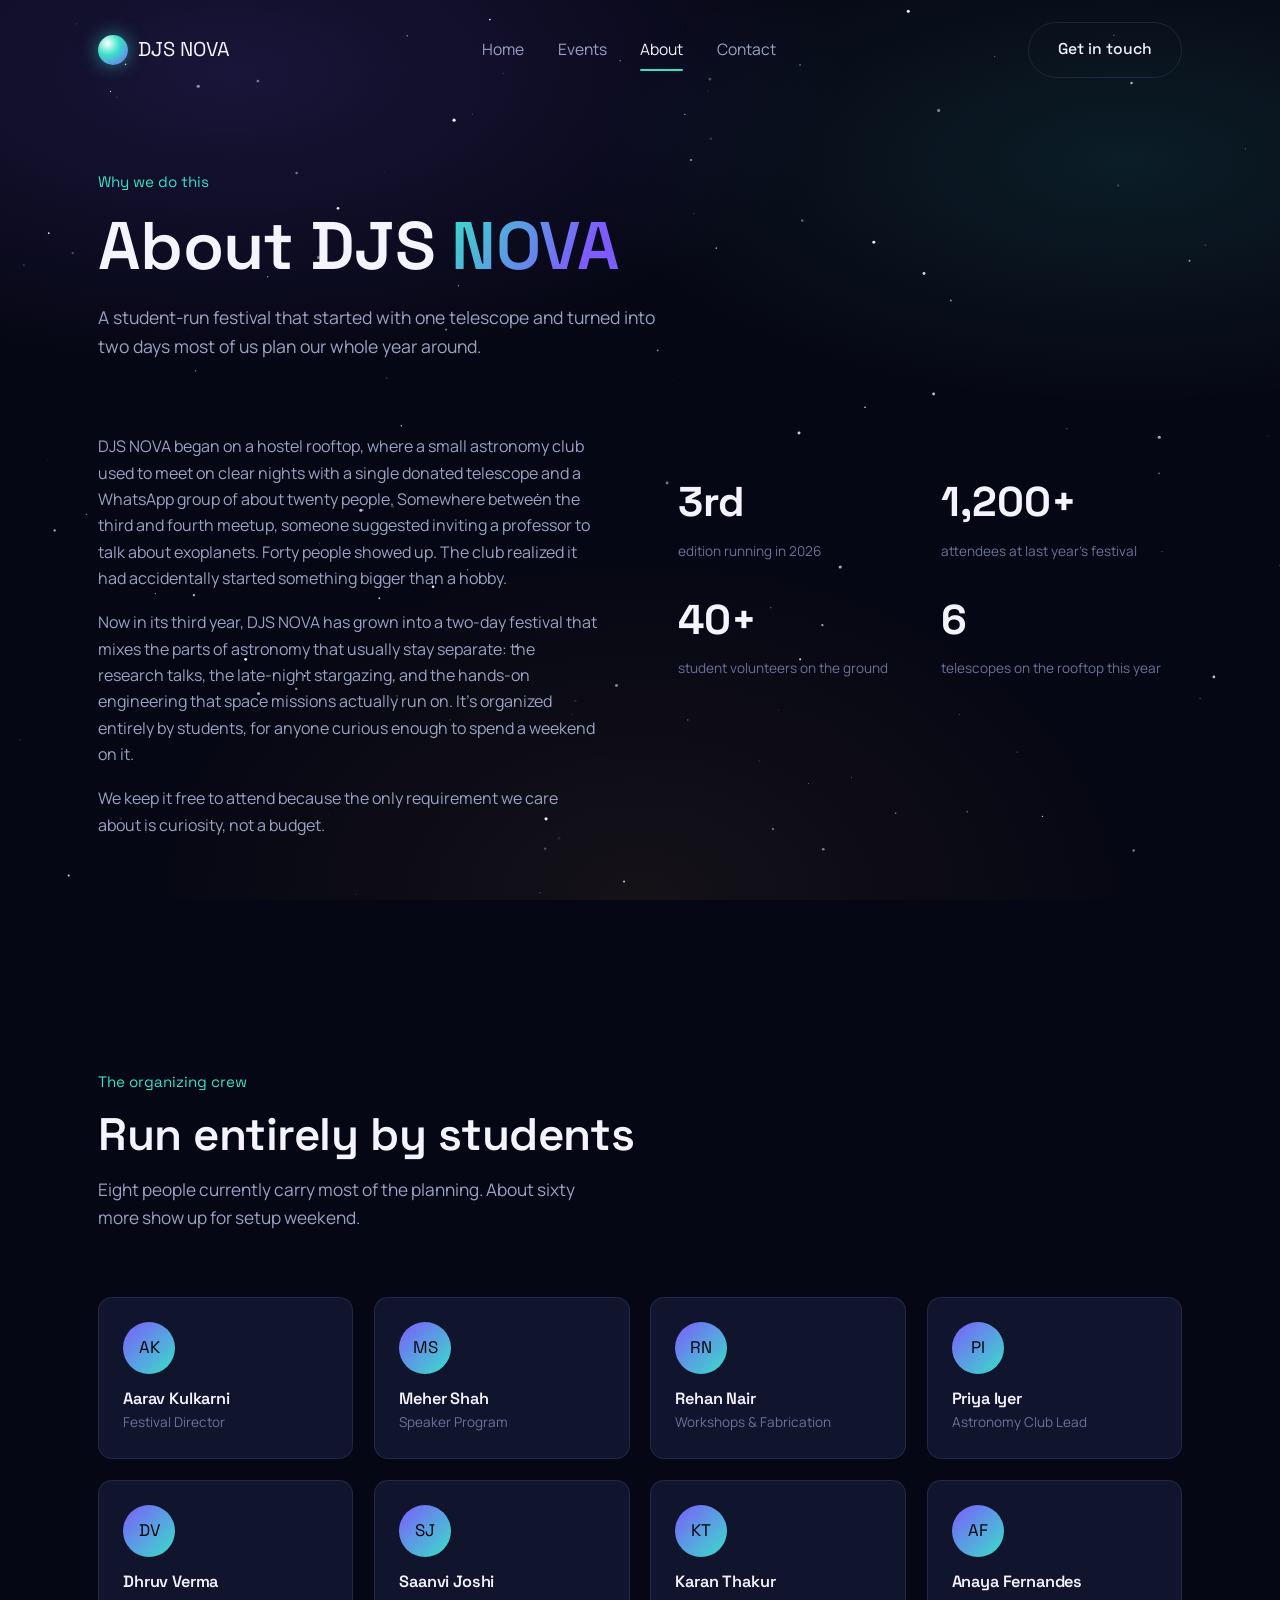
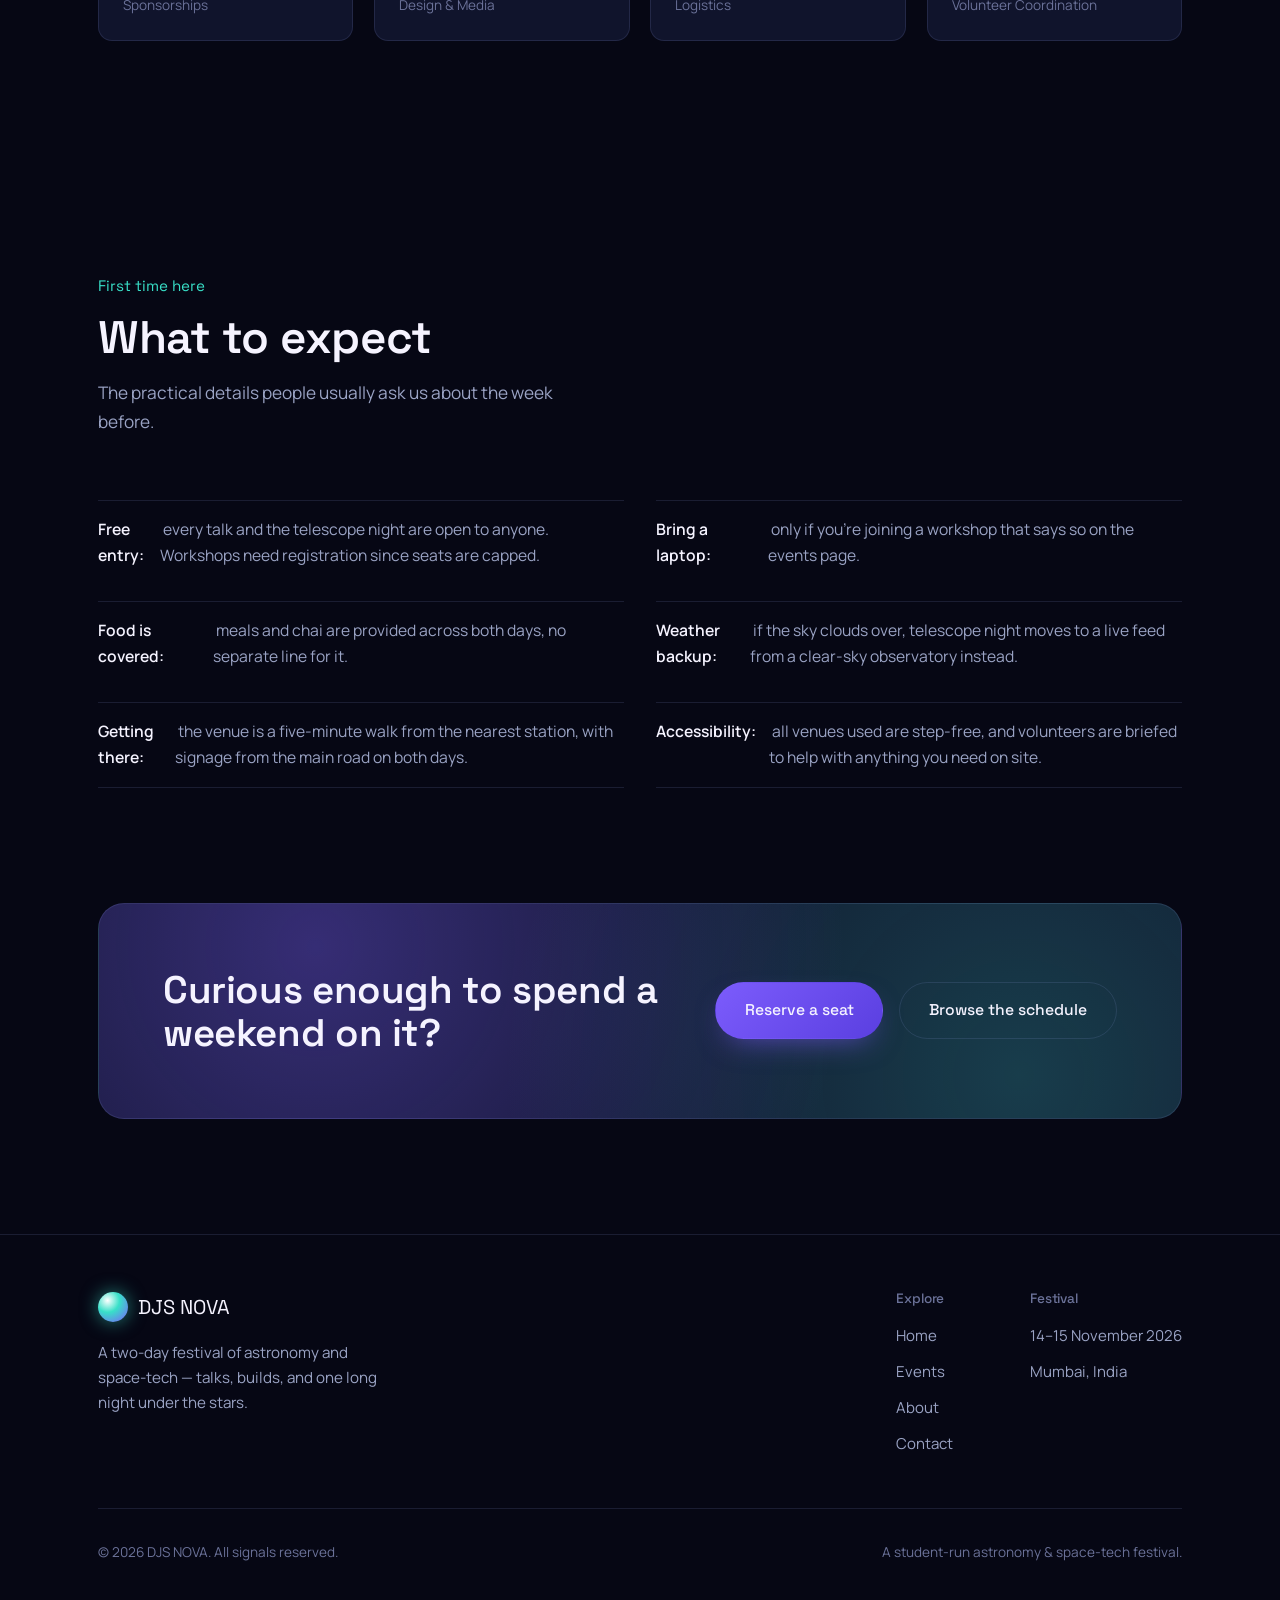
<file: about.html>
<!doctype html>
<html lang="en">
<head>
  <meta charset="utf-8" />
  <meta name="viewport" content="width=device-width, initial-scale=1" />
  <title>About — DJS NOVA</title>
  <meta name="description" content="The story behind DJS NOVA, the team organizing it, and what to expect if you're coming for the first time." />
  <link rel="icon" href="data:image/svg+xml,%3Csvg xmlns='http://www.w3.org/2000/svg' viewBox='0 0 100 100'%3E%3Ccircle cx='50' cy='50' r='46' fill='%23060714'/%3E%3Ccircle cx='42' cy='38' r='20' fill='%2338e0c8'/%3E%3C/svg%3E" />
  <link rel="preconnect" href="https://fonts.googleapis.com" />
  <link rel="preconnect" href="https://fonts.gstatic.com" crossorigin />
  <link href="https://fonts.googleapis.com/css2?family=Space+Grotesk:wght@500;600;700&family=Manrope:wght@400;500;600&display=swap" rel="stylesheet" />
  <link rel="stylesheet" href="css/style.css" />
</head>
<body>
  <canvas id="starfield"></canvas>

  <header class="site-header">
    <div class="wrap nav-row">
      <a href="index.html" class="brand"><span class="brand-mark"></span>DJS NOVA</a>
      <nav class="nav-links" id="nav-links">
        <a href="index.html">Home</a>
        <a href="events.html">Events</a>
        <a href="about.html" class="is-active">About</a>
        <a href="contact.html">Contact</a>
      </nav>
      <div class="nav-cta">
        <a href="contact.html" class="btn btn-ghost">Get in touch</a>
        <button class="nav-toggle" aria-label="Toggle menu" aria-expanded="false"><span></span></button>
      </div>
    </div>
  </header>

  <main>
    <section class="page-hero">
      <div class="wrap">
        <span class="kicker">Why we do this</span>
        <h1>About DJS <span class="wordmark">NOVA</span></h1>
        <p>A student-run festival that started with one telescope and turned into two days most of us plan our whole year around.</p>
      </div>
    </section>

    <section class="section" style="padding-top:0;">
      <div class="wrap story-layout">
        <div class="reveal">
          <p>DJS NOVA began on a hostel rooftop, where a small astronomy club used to meet on clear nights with a single donated telescope and a WhatsApp group of about twenty people. Somewhere between the third and fourth meetup, someone suggested inviting a professor to talk about exoplanets. Forty people showed up. The club realized it had accidentally started something bigger than a hobby.</p>
          <p>Now in its third year, DJS NOVA has grown into a two-day festival that mixes the parts of astronomy that usually stay separate: the research talks, the late-night stargazing, and the hands-on engineering that space missions actually run on. It's organized entirely by students, for anyone curious enough to spend a weekend on it.</p>
          <p>We keep it free to attend because the only requirement we care about is curiosity, not a budget.</p>
        </div>
        <div class="story-stats reveal">
          <div class="story-stat"><strong>3rd</strong><span>edition running in 2026</span></div>
          <div class="story-stat"><strong>1,200+</strong><span>attendees at last year's festival</span></div>
          <div class="story-stat"><strong>40+</strong><span>student volunteers on the ground</span></div>
          <div class="story-stat"><strong>6</strong><span>telescopes on the rooftop this year</span></div>
        </div>
      </div>
    </section>

    <section class="section">
      <div class="wrap">
        <div class="section-head reveal">
          <span class="kicker">The organizing crew</span>
          <h2>Run entirely by students</h2>
          <p>Eight people currently carry most of the planning. About sixty more show up for setup weekend.</p>
        </div>
        <div class="team-grid">
          <div class="team-card reveal">
            <div class="team-avatar">AK</div>
            <h4>Aarav Kulkarni</h4>
            <span>Festival Director</span>
          </div>
          <div class="team-card reveal">
            <div class="team-avatar">MS</div>
            <h4>Meher Shah</h4>
            <span>Speaker Program</span>
          </div>
          <div class="team-card reveal">
            <div class="team-avatar">RN</div>
            <h4>Rehan Nair</h4>
            <span>Workshops & Fabrication</span>
          </div>
          <div class="team-card reveal">
            <div class="team-avatar">PI</div>
            <h4>Priya Iyer</h4>
            <span>Astronomy Club Lead</span>
          </div>
          <div class="team-card reveal">
            <div class="team-avatar">DV</div>
            <h4>Dhruv Verma</h4>
            <span>Sponsorships</span>
          </div>
          <div class="team-card reveal">
            <div class="team-avatar">SJ</div>
            <h4>Saanvi Joshi</h4>
            <span>Design & Media</span>
          </div>
          <div class="team-card reveal">
            <div class="team-avatar">KT</div>
            <h4>Karan Thakur</h4>
            <span>Logistics</span>
          </div>
          <div class="team-card reveal">
            <div class="team-avatar">AF</div>
            <h4>Anaya Fernandes</h4>
            <span>Volunteer Coordination</span>
          </div>
        </div>
      </div>
    </section>

    <section class="section">
      <div class="wrap">
        <div class="section-head reveal">
          <span class="kicker">First time here</span>
          <h2>What to expect</h2>
          <p>The practical details people usually ask us about the week before.</p>
        </div>
        <ul class="expect-list reveal">
          <li><strong>Free entry:</strong>&nbsp;every talk and the telescope night are open to anyone. Workshops need registration since seats are capped.</li>
          <li><strong>Bring a laptop:</strong>&nbsp;only if you're joining a workshop that says so on the events page.</li>
          <li><strong>Food is covered:</strong>&nbsp;meals and chai are provided across both days, no separate line for it.</li>
          <li><strong>Weather backup:</strong>&nbsp;if the sky clouds over, telescope night moves to a live feed from a clear-sky observatory instead.</li>
          <li><strong>Getting there:</strong>&nbsp;the venue is a five-minute walk from the nearest station, with signage from the main road on both days.</li>
          <li><strong>Accessibility:</strong>&nbsp;all venues used are step-free, and volunteers are briefed to help with anything you need on site.</li>
        </ul>
      </div>
    </section>

    <section class="section" style="padding-top:0;">
      <div class="wrap">
        <div class="cta-banner reveal">
          <h2>Curious enough to spend a weekend on it?</h2>
          <div class="hero-actions" style="margin-top:0;">
            <a href="contact.html" class="btn btn-primary">Reserve a seat</a>
            <a href="events.html" class="btn btn-ghost">Browse the schedule</a>
          </div>
        </div>
      </div>
    </section>
  </main>

  <footer class="site-footer">
    <div class="wrap">
      <div class="footer-top">
        <div class="footer-brand">
          <a href="index.html" class="brand"><span class="brand-mark"></span>DJS NOVA</a>
          <p>A two-day festival of astronomy and space-tech — talks, builds, and one long night under the stars.</p>
        </div>
        <div class="footer-cols">
          <div class="footer-col">
            <h4>Explore</h4>
            <a href="index.html">Home</a>
            <a href="events.html">Events</a>
            <a href="about.html">About</a>
            <a href="contact.html">Contact</a>
          </div>
          <div class="footer-col">
            <h4>Festival</h4>
            <span>14–15 November 2026</span>
            <span>Mumbai, India</span>
          </div>
        </div>
      </div>
      <div class="footer-bottom">
        <span>© 2026 DJS NOVA. All signals reserved.</span>
        <span>A student-run astronomy & space-tech festival.</span>
      </div>
    </div>
  </footer>

  <button class="to-top" aria-label="Back to top">↑</button>

  <script src="js/starfield.js"></script>
  <script src="js/main.js"></script>
</body>
</html>
</file>
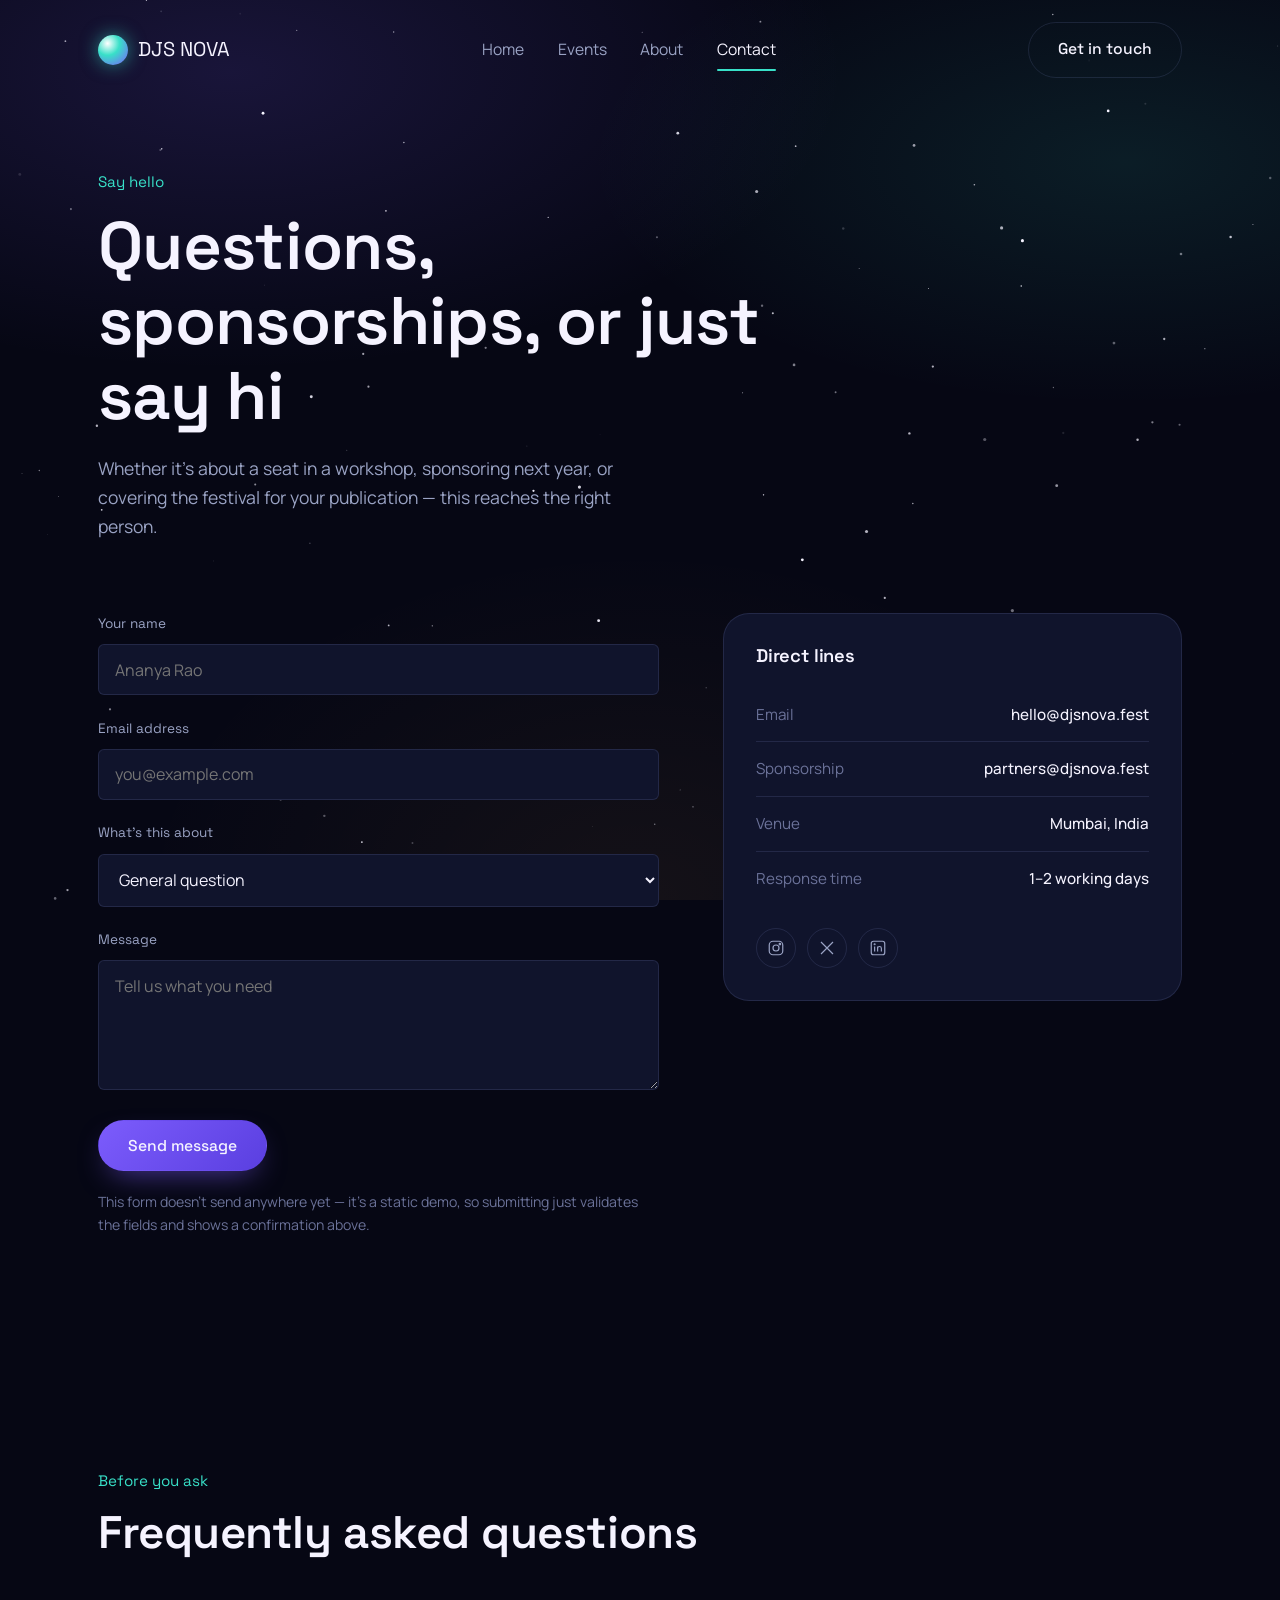
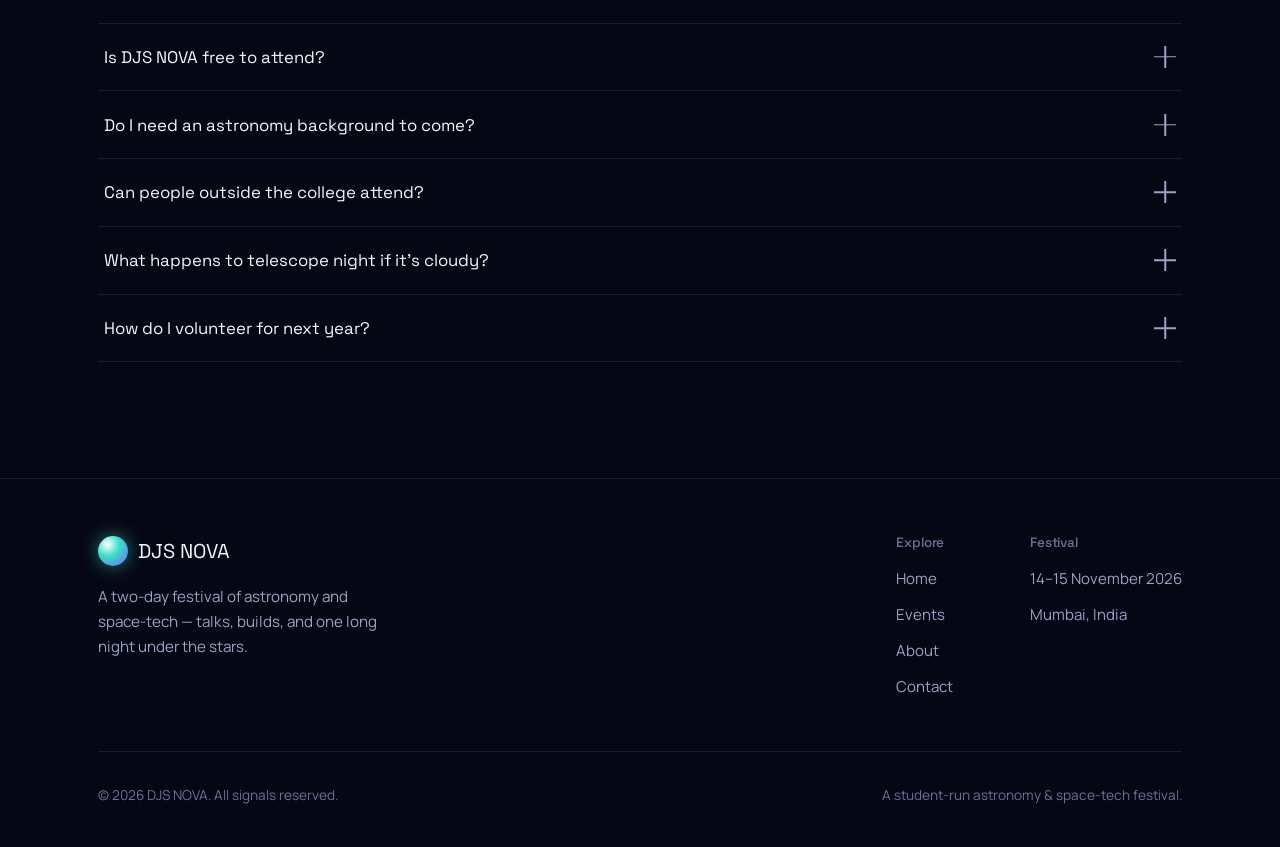
<file: contact.html>
<!doctype html>
<html lang="en">
<head>
  <meta charset="utf-8" />
  <meta name="viewport" content="width=device-width, initial-scale=1" />
  <title>Contact — DJS NOVA</title>
  <meta name="description" content="Get in touch with the DJS NOVA team about registration, sponsorship, media or volunteering." />
  <link rel="icon" href="data:image/svg+xml,%3Csvg xmlns='http://www.w3.org/2000/svg' viewBox='0 0 100 100'%3E%3Ccircle cx='50' cy='50' r='46' fill='%23060714'/%3E%3Ccircle cx='42' cy='38' r='20' fill='%2338e0c8'/%3E%3C/svg%3E" />
  <link rel="preconnect" href="https://fonts.googleapis.com" />
  <link rel="preconnect" href="https://fonts.gstatic.com" crossorigin />
  <link href="https://fonts.googleapis.com/css2?family=Space+Grotesk:wght@500;600;700&family=Manrope:wght@400;500;600&display=swap" rel="stylesheet" />
  <link rel="stylesheet" href="css/style.css" />
</head>
<body>
  <canvas id="starfield"></canvas>

  <header class="site-header">
    <div class="wrap nav-row">
      <a href="index.html" class="brand"><span class="brand-mark"></span>DJS NOVA</a>
      <nav class="nav-links" id="nav-links">
        <a href="index.html">Home</a>
        <a href="events.html">Events</a>
        <a href="about.html">About</a>
        <a href="contact.html" class="is-active">Contact</a>
      </nav>
      <div class="nav-cta">
        <a href="contact.html" class="btn btn-ghost">Get in touch</a>
        <button class="nav-toggle" aria-label="Toggle menu" aria-expanded="false"><span></span></button>
      </div>
    </div>
  </header>

  <main>
    <section class="page-hero">
      <div class="wrap">
        <span class="kicker">Say hello</span>
        <h1>Questions, sponsorships, or just say hi</h1>
        <p>Whether it's about a seat in a workshop, sponsoring next year, or covering the festival for your publication — this reaches the right person.</p>
      </div>
    </section>

    <section class="section" style="padding-top:0;">
      <div class="wrap contact-layout">
        <div class="reveal">
          <div class="form-success">Message sent. Someone from the team will get back to you within two days.</div>
          <form id="contact-form" novalidate>
            <div class="field">
              <label for="name">Your name</label>
              <input type="text" id="name" name="name" data-required placeholder="Ananya Rao" />
              <span class="field-error">Let us know who's asking.</span>
            </div>
            <div class="field">
              <label for="email">Email address</label>
              <input type="email" id="email" name="email" data-required placeholder="you@example.com" />
              <span class="field-error">A valid email helps us actually reply.</span>
            </div>
            <div class="field">
              <label for="reason">What's this about</label>
              <select id="reason" name="reason">
                <option>General question</option>
                <option>Workshop registration</option>
                <option>Sponsorship</option>
                <option>Media & press</option>
                <option>Volunteering</option>
              </select>
            </div>
            <div class="field">
              <label for="message">Message</label>
              <textarea id="message" name="message" data-required placeholder="Tell us what you need"></textarea>
              <span class="field-error">A few lines is all we need.</span>
            </div>
            <button type="submit" class="btn btn-primary">Send message</button>
            <p class="form-note">This form doesn't send anywhere yet — it's a static demo, so submitting just validates the fields and shows a confirmation above.</p>
          </form>
        </div>

        <div class="reveal">
          <div class="contact-card">
            <h3>Direct lines</h3>
            <div class="contact-line"><span>Email</span><a href="mailto:hello@djsnova.fest">hello@djsnova.fest</a></div>
            <div class="contact-line"><span>Sponsorship</span><a href="mailto:partners@djsnova.fest">partners@djsnova.fest</a></div>
            <div class="contact-line"><span>Venue</span><b>Mumbai, India</b></div>
            <div class="contact-line"><span>Response time</span><b>1–2 working days</b></div>
            <div class="social-row">
              <a href="#" aria-label="Instagram"><svg width="18" height="18" viewBox="0 0 24 24" fill="none" stroke="currentColor" stroke-width="1.6"><rect x="3" y="3" width="18" height="18" rx="5"/><circle cx="12" cy="12" r="4"/><circle cx="17.2" cy="6.8" r="1"/></svg></a>
              <a href="#" aria-label="X / Twitter"><svg width="18" height="18" viewBox="0 0 24 24" fill="none" stroke="currentColor" stroke-width="1.6"><path d="M4 4l16 16M20 4L4 20"/></svg></a>
              <a href="#" aria-label="LinkedIn"><svg width="18" height="18" viewBox="0 0 24 24" fill="none" stroke="currentColor" stroke-width="1.6"><rect x="3" y="3" width="18" height="18" rx="3"/><line x1="7.5" y1="10" x2="7.5" y2="16.5"/><circle cx="7.5" cy="7" r="0.6"/><path d="M11.5 16.5V10M11.5 12.5c0-1.4 1-2.5 2.5-2.5s2.5 1.1 2.5 2.5v4"/></svg></a>
            </div>
          </div>
        </div>
      </div>
    </section>

    <section class="section">
      <div class="wrap">
        <div class="section-head reveal">
          <span class="kicker">Before you ask</span>
          <h2>Frequently asked questions</h2>
        </div>
        <div class="reveal">
          <div class="faq-item">
            <button class="faq-q" aria-expanded="false">Is DJS NOVA free to attend?<span class="plus"></span></button>
            <div class="faq-a"><p>All talks and the telescope night are free and open to walk-ins. Workshops need registration through this contact form since seats are capped by the equipment available.</p></div>
          </div>
          <div class="faq-item">
            <button class="faq-q" aria-expanded="false">Do I need an astronomy background to come?<span class="plus"></span></button>
            <div class="faq-a"><p>No. Most sessions are built for a general audience. A few advanced workshops list prerequisites on their event card — everything else assumes you're starting from curiosity, not credentials.</p></div>
          </div>
          <div class="faq-item">
            <button class="faq-q" aria-expanded="false">Can people outside the college attend?<span class="plus"></span></button>
            <div class="faq-a"><p>Yes, DJS NOVA is open to anyone — students from other colleges, working professionals, and families are all welcome at every session.</p></div>
          </div>
          <div class="faq-item">
            <button class="faq-q" aria-expanded="false">What happens to telescope night if it's cloudy?<span class="plus"></span></button>
            <div class="faq-a"><p>The session moves indoors to a live video feed from a partner observatory with a clear sky, so the night still goes ahead either way.</p></div>
          </div>
          <div class="faq-item">
            <button class="faq-q" aria-expanded="false">How do I volunteer for next year?<span class="plus"></span></button>
            <div class="faq-a"><p>Send a message through the form on this page and choose "Volunteering" as the reason — the coordination team reaches out a few weeks before the festival.</p></div>
          </div>
        </div>
      </div>
    </section>
  </main>

  <footer class="site-footer">
    <div class="wrap">
      <div class="footer-top">
        <div class="footer-brand">
          <a href="index.html" class="brand"><span class="brand-mark"></span>DJS NOVA</a>
          <p>A two-day festival of astronomy and space-tech — talks, builds, and one long night under the stars.</p>
        </div>
        <div class="footer-cols">
          <div class="footer-col">
            <h4>Explore</h4>
            <a href="index.html">Home</a>
            <a href="events.html">Events</a>
            <a href="about.html">About</a>
            <a href="contact.html">Contact</a>
          </div>
          <div class="footer-col">
            <h4>Festival</h4>
            <span>14–15 November 2026</span>
            <span>Mumbai, India</span>
          </div>
        </div>
      </div>
      <div class="footer-bottom">
        <span>© 2026 DJS NOVA. All signals reserved.</span>
        <span>A student-run astronomy & space-tech festival.</span>
      </div>
    </div>
  </footer>

  <button class="to-top" aria-label="Back to top">↑</button>

  <script src="js/starfield.js"></script>
  <script src="js/main.js"></script>
</body>
</html>
</file>
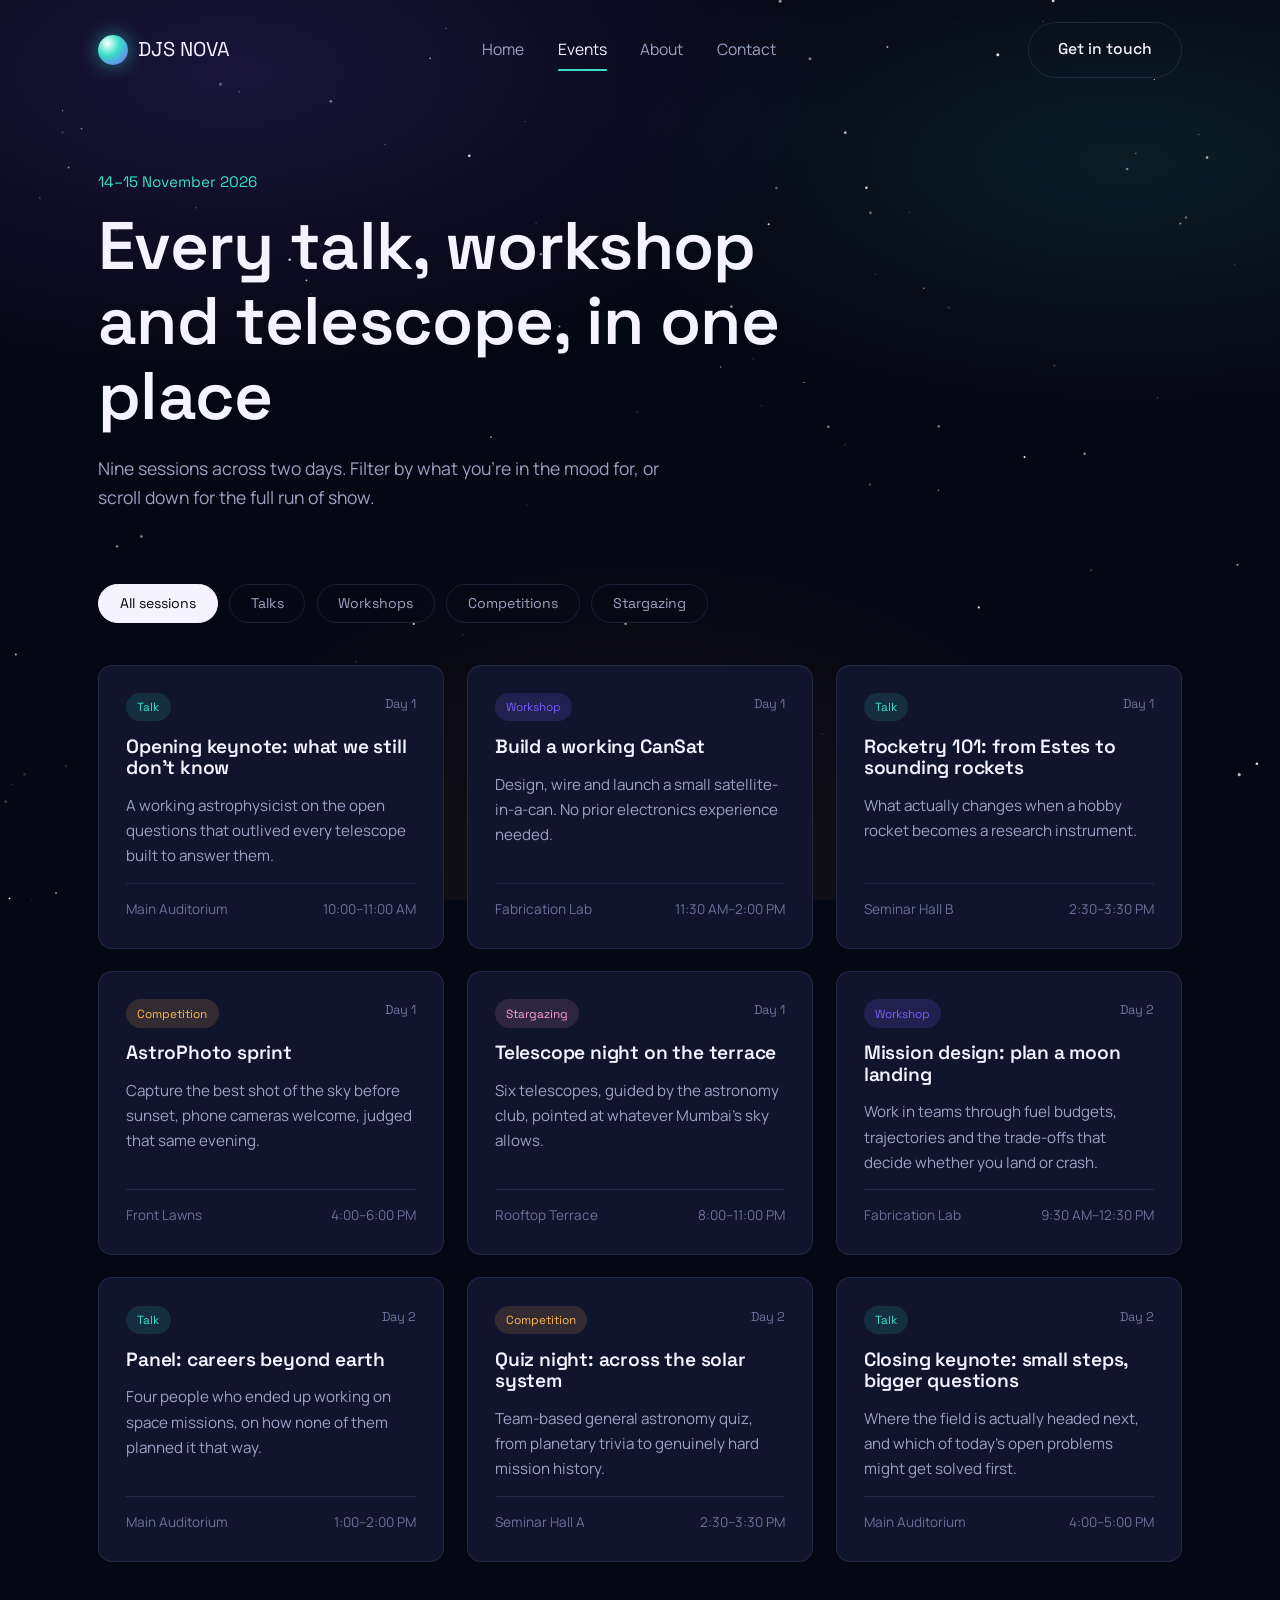
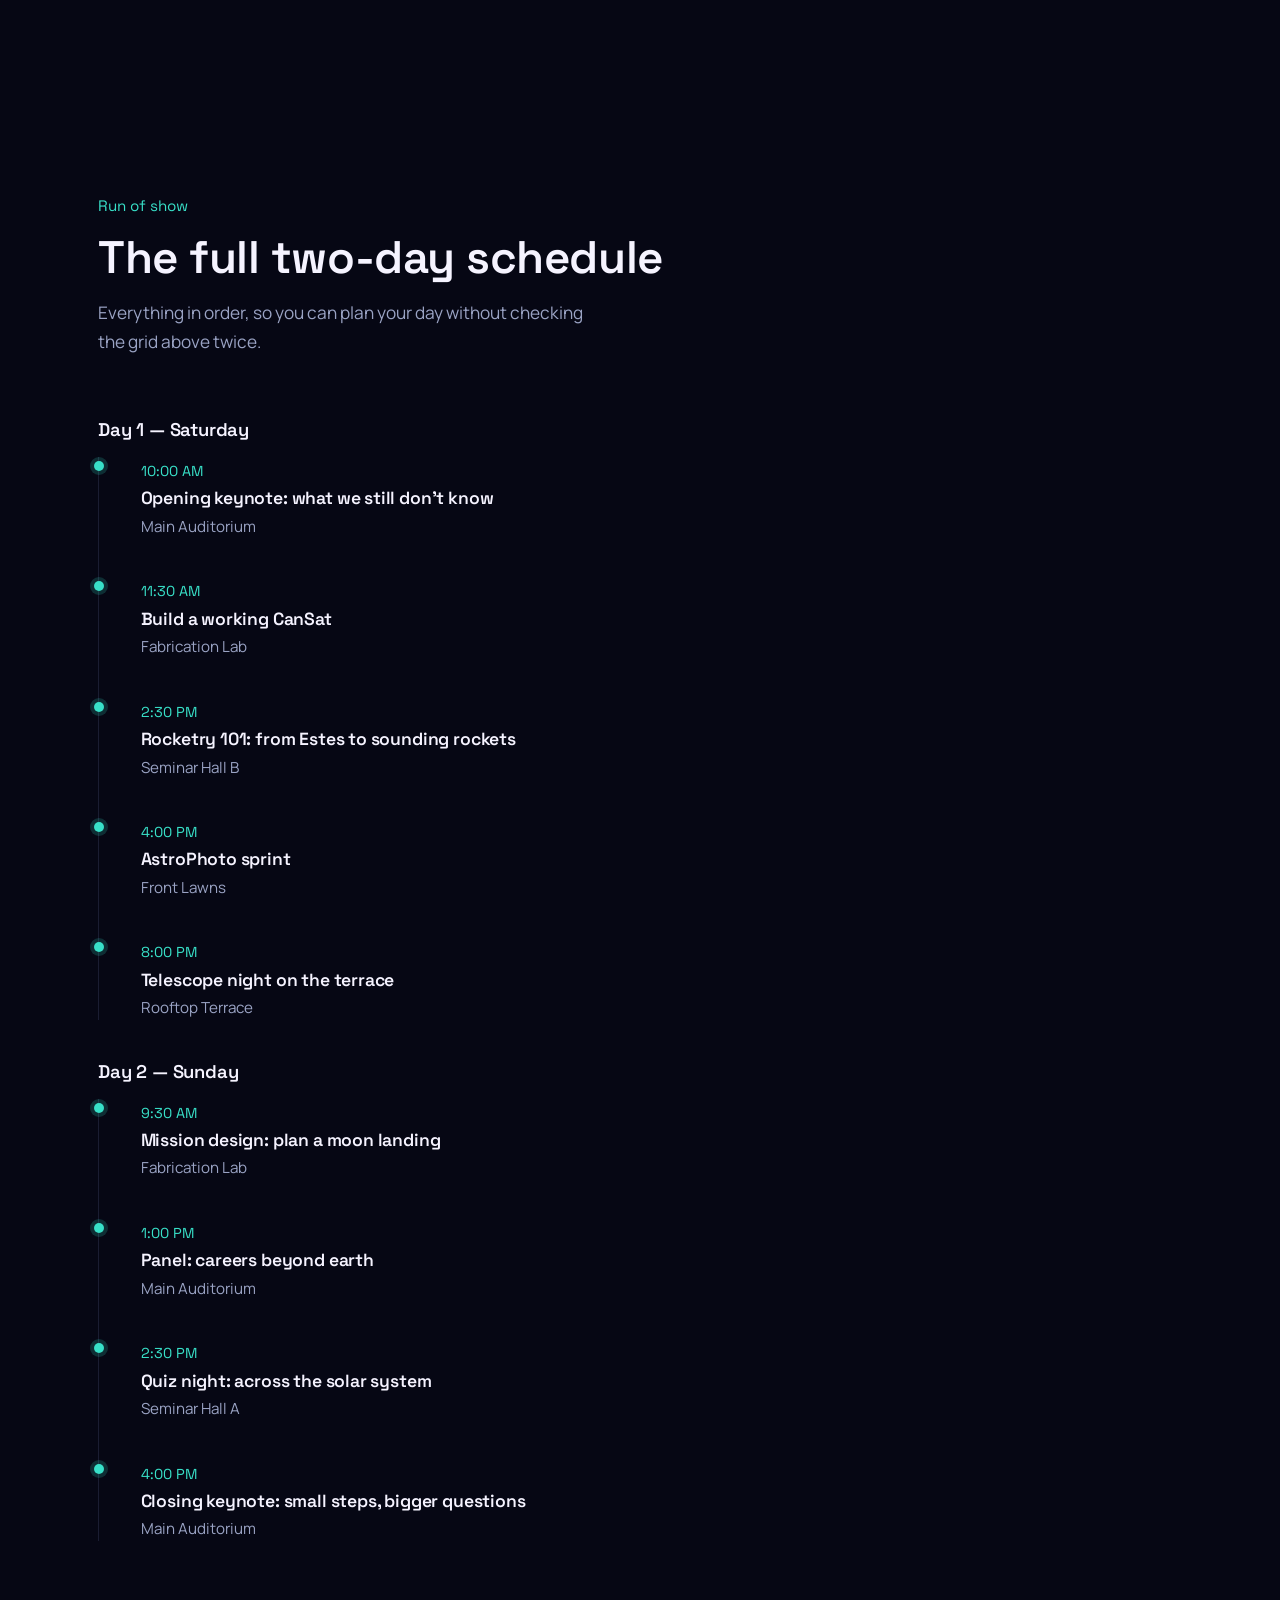
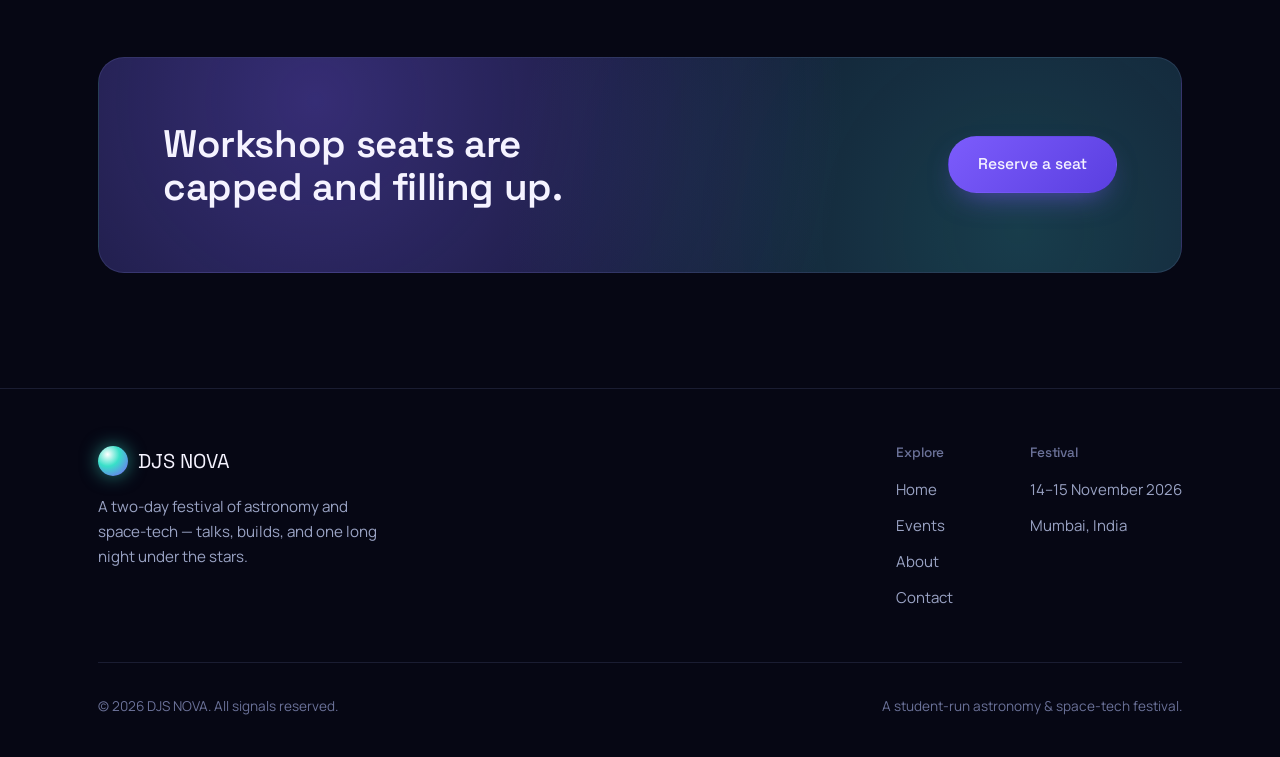
<file: events.html>
<!doctype html>
<html lang="en">
<head>
  <meta charset="utf-8" />
  <meta name="viewport" content="width=device-width, initial-scale=1" />
  <title>Events — DJS NOVA</title>
  <meta name="description" content="Browse talks, workshops, competitions and stargazing sessions at DJS NOVA, 14–15 November 2026." />
  <link rel="icon" href="data:image/svg+xml,%3Csvg xmlns='http://www.w3.org/2000/svg' viewBox='0 0 100 100'%3E%3Ccircle cx='50' cy='50' r='46' fill='%23060714'/%3E%3Ccircle cx='42' cy='38' r='20' fill='%2338e0c8'/%3E%3C/svg%3E" />
  <link rel="preconnect" href="https://fonts.googleapis.com" />
  <link rel="preconnect" href="https://fonts.gstatic.com" crossorigin />
  <link href="https://fonts.googleapis.com/css2?family=Space+Grotesk:wght@500;600;700&family=Manrope:wght@400;500;600&display=swap" rel="stylesheet" />
  <link rel="stylesheet" href="css/style.css" />
</head>
<body>
  <canvas id="starfield"></canvas>

  <header class="site-header">
    <div class="wrap nav-row">
      <a href="index.html" class="brand"><span class="brand-mark"></span>DJS NOVA</a>
      <nav class="nav-links" id="nav-links">
        <a href="index.html">Home</a>
        <a href="events.html" class="is-active">Events</a>
        <a href="about.html">About</a>
        <a href="contact.html">Contact</a>
      </nav>
      <div class="nav-cta">
        <a href="contact.html" class="btn btn-ghost">Get in touch</a>
        <button class="nav-toggle" aria-label="Toggle menu" aria-expanded="false"><span></span></button>
      </div>
    </div>
  </header>

  <main>
    <section class="page-hero">
      <div class="wrap">
        <span class="kicker">14–15 November 2026</span>
        <h1>Every talk, workshop and telescope, in one place</h1>
        <p>Nine sessions across two days. Filter by what you're in the mood for, or scroll down for the full run of show.</p>
      </div>
    </section>

    <section class="section" style="padding-top:0;">
      <div class="wrap">
        <div class="filter-row reveal">
          <button class="filter-btn is-active" data-filter="all">All sessions</button>
          <button class="filter-btn" data-filter="talks">Talks</button>
          <button class="filter-btn" data-filter="workshops">Workshops</button>
          <button class="filter-btn" data-filter="competitions">Competitions</button>
          <button class="filter-btn" data-filter="stargazing">Stargazing</button>
        </div>

        <div class="event-grid">
          <article class="event-card reveal" data-event-type="talks">
            <div class="event-card-top">
              <span class="event-type" data-type="talks">Talk</span>
              <span class="event-day">Day 1</span>
            </div>
            <h3>Opening keynote: what we still don't know</h3>
            <p>A working astrophysicist on the open questions that outlived every telescope built to answer them.</p>
            <div class="event-card-foot"><span>Main Auditorium</span><span>10:00–11:00 AM</span></div>
          </article>

          <article class="event-card reveal" data-event-type="workshops">
            <div class="event-card-top">
              <span class="event-type" data-type="workshops">Workshop</span>
              <span class="event-day">Day 1</span>
            </div>
            <h3>Build a working CanSat</h3>
            <p>Design, wire and launch a small satellite-in-a-can. No prior electronics experience needed.</p>
            <div class="event-card-foot"><span>Fabrication Lab</span><span>11:30 AM–2:00 PM</span></div>
          </article>

          <article class="event-card reveal" data-event-type="talks">
            <div class="event-card-top">
              <span class="event-type" data-type="talks">Talk</span>
              <span class="event-day">Day 1</span>
            </div>
            <h3>Rocketry 101: from Estes to sounding rockets</h3>
            <p>What actually changes when a hobby rocket becomes a research instrument.</p>
            <div class="event-card-foot"><span>Seminar Hall B</span><span>2:30–3:30 PM</span></div>
          </article>

          <article class="event-card reveal" data-event-type="competitions">
            <div class="event-card-top">
              <span class="event-type" data-type="competitions">Competition</span>
              <span class="event-day">Day 1</span>
            </div>
            <h3>AstroPhoto sprint</h3>
            <p>Capture the best shot of the sky before sunset, phone cameras welcome, judged that same evening.</p>
            <div class="event-card-foot"><span>Front Lawns</span><span>4:00–6:00 PM</span></div>
          </article>

          <article class="event-card reveal" data-event-type="stargazing">
            <div class="event-card-top">
              <span class="event-type" data-type="stargazing">Stargazing</span>
              <span class="event-day">Day 1</span>
            </div>
            <h3>Telescope night on the terrace</h3>
            <p>Six telescopes, guided by the astronomy club, pointed at whatever Mumbai's sky allows.</p>
            <div class="event-card-foot"><span>Rooftop Terrace</span><span>8:00–11:00 PM</span></div>
          </article>

          <article class="event-card reveal" data-event-type="workshops">
            <div class="event-card-top">
              <span class="event-type" data-type="workshops">Workshop</span>
              <span class="event-day">Day 2</span>
            </div>
            <h3>Mission design: plan a moon landing</h3>
            <p>Work in teams through fuel budgets, trajectories and the trade-offs that decide whether you land or crash.</p>
            <div class="event-card-foot"><span>Fabrication Lab</span><span>9:30 AM–12:30 PM</span></div>
          </article>

          <article class="event-card reveal" data-event-type="talks">
            <div class="event-card-top">
              <span class="event-type" data-type="talks">Talk</span>
              <span class="event-day">Day 2</span>
            </div>
            <h3>Panel: careers beyond earth</h3>
            <p>Four people who ended up working on space missions, on how none of them planned it that way.</p>
            <div class="event-card-foot"><span>Main Auditorium</span><span>1:00–2:00 PM</span></div>
          </article>

          <article class="event-card reveal" data-event-type="competitions">
            <div class="event-card-top">
              <span class="event-type" data-type="competitions">Competition</span>
              <span class="event-day">Day 2</span>
            </div>
            <h3>Quiz night: across the solar system</h3>
            <p>Team-based general astronomy quiz, from planetary trivia to genuinely hard mission history.</p>
            <div class="event-card-foot"><span>Seminar Hall A</span><span>2:30–3:30 PM</span></div>
          </article>

          <article class="event-card reveal" data-event-type="talks">
            <div class="event-card-top">
              <span class="event-type" data-type="talks">Talk</span>
              <span class="event-day">Day 2</span>
            </div>
            <h3>Closing keynote: small steps, bigger questions</h3>
            <p>Where the field is actually headed next, and which of today's open problems might get solved first.</p>
            <div class="event-card-foot"><span>Main Auditorium</span><span>4:00–5:00 PM</span></div>
          </article>
        </div>
      </div>
    </section>

    <section class="section">
      <div class="wrap">
        <div class="section-head reveal">
          <span class="kicker">Run of show</span>
          <h2>The full two-day schedule</h2>
          <p>Everything in order, so you can plan your day without checking the grid above twice.</p>
        </div>

        <h3 style="color:var(--star); font-size:1.15rem; margin-bottom:1rem;">Day 1 — Saturday</h3>
        <div class="timeline">
          <div class="timeline-item reveal">
            <span class="timeline-time">10:00 AM</span>
            <h4>Opening keynote: what we still don't know</h4>
            <p>Main Auditorium</p>
          </div>
          <div class="timeline-item reveal">
            <span class="timeline-time">11:30 AM</span>
            <h4>Build a working CanSat</h4>
            <p>Fabrication Lab</p>
          </div>
          <div class="timeline-item reveal">
            <span class="timeline-time">2:30 PM</span>
            <h4>Rocketry 101: from Estes to sounding rockets</h4>
            <p>Seminar Hall B</p>
          </div>
          <div class="timeline-item reveal">
            <span class="timeline-time">4:00 PM</span>
            <h4>AstroPhoto sprint</h4>
            <p>Front Lawns</p>
          </div>
          <div class="timeline-item reveal">
            <span class="timeline-time">8:00 PM</span>
            <h4>Telescope night on the terrace</h4>
            <p>Rooftop Terrace</p>
          </div>
        </div>

        <h3 style="color:var(--star); font-size:1.15rem; margin:2.6rem 0 1rem;">Day 2 — Sunday</h3>
        <div class="timeline">
          <div class="timeline-item reveal">
            <span class="timeline-time">9:30 AM</span>
            <h4>Mission design: plan a moon landing</h4>
            <p>Fabrication Lab</p>
          </div>
          <div class="timeline-item reveal">
            <span class="timeline-time">1:00 PM</span>
            <h4>Panel: careers beyond earth</h4>
            <p>Main Auditorium</p>
          </div>
          <div class="timeline-item reveal">
            <span class="timeline-time">2:30 PM</span>
            <h4>Quiz night: across the solar system</h4>
            <p>Seminar Hall A</p>
          </div>
          <div class="timeline-item reveal">
            <span class="timeline-time">4:00 PM</span>
            <h4>Closing keynote: small steps, bigger questions</h4>
            <p>Main Auditorium</p>
          </div>
        </div>
      </div>
    </section>

    <section class="section" style="padding-top:0;">
      <div class="wrap">
        <div class="cta-banner reveal">
          <h2>Workshop seats are capped and filling up.</h2>
          <div class="hero-actions" style="margin-top:0;">
            <a href="contact.html" class="btn btn-primary">Reserve a seat</a>
          </div>
        </div>
      </div>
    </section>
  </main>

  <footer class="site-footer">
    <div class="wrap">
      <div class="footer-top">
        <div class="footer-brand">
          <a href="index.html" class="brand"><span class="brand-mark"></span>DJS NOVA</a>
          <p>A two-day festival of astronomy and space-tech — talks, builds, and one long night under the stars.</p>
        </div>
        <div class="footer-cols">
          <div class="footer-col">
            <h4>Explore</h4>
            <a href="index.html">Home</a>
            <a href="events.html">Events</a>
            <a href="about.html">About</a>
            <a href="contact.html">Contact</a>
          </div>
          <div class="footer-col">
            <h4>Festival</h4>
            <span>14–15 November 2026</span>
            <span>Mumbai, India</span>
          </div>
        </div>
      </div>
      <div class="footer-bottom">
        <span>© 2026 DJS NOVA. All signals reserved.</span>
        <span>A student-run astronomy & space-tech festival.</span>
      </div>
    </div>
  </footer>

  <button class="to-top" aria-label="Back to top">↑</button>

  <script src="js/starfield.js"></script>
  <script src="js/main.js"></script>
</body>
</html>
</file>
<file: css/style.css>
/* ==========================================================================
   DJS NOVA — Design tokens
   ========================================================================== */
:root {
  /* Color */
  --void: #060714;
  --void-deep: #020309;
  --panel: #10142c;
  --panel-soft: #151a38;
  --panel-border: rgba(150, 160, 230, 0.14);
  --violet: #7c5cfc;
  --violet-dim: #4b3aa8;
  --ember: #ffb84d;
  --ion: #38e0c8;
  --star: #f5f3ff;
  --muted: #9aa3c4;
  --muted-dim: #6b7299;

  /* Type */
  --font-display: "Space Grotesk", "Segoe UI", sans-serif;
  --font-body: "Manrope", "Segoe UI", sans-serif;

  /* Layout */
  --container: 1180px;
  --gutter: clamp(1.25rem, 4vw, 3rem);
  --radius-sm: 6px;
  --radius-md: 14px;
  --radius-lg: 26px;

  /* Motion */
  --ease: cubic-bezier(0.22, 1, 0.36, 1);
}

@media (prefers-reduced-motion: reduce) {
  *, *::before, *::after {
    animation-duration: 0.001ms !important;
    animation-iteration-count: 1 !important;
    transition-duration: 0.001ms !important;
    scroll-behavior: auto !important;
  }
}

/* ==========================================================================
   Reset
   ========================================================================== */
*, *::before, *::after { box-sizing: border-box; }
html { scroll-behavior: smooth; }
body {
  margin: 0;
  background: var(--void);
  color: var(--star);
  font-family: var(--font-body);
  font-size: 16px;
  line-height: 1.65;
  -webkit-font-smoothing: antialiased;
  overflow-x: hidden;
}
img { max-width: 100%; display: block; }
a { color: inherit; text-decoration: none; }
ul { list-style: none; margin: 0; padding: 0; }
button { font-family: inherit; cursor: pointer; }
input, textarea, select { font-family: inherit; font-size: 1rem; }

:focus-visible {
  outline: 2px solid var(--ion);
  outline-offset: 3px;
  border-radius: 2px;
}

h1, h2, h3, h4 {
  font-family: var(--font-display);
  font-weight: 600;
  line-height: 1.12;
  margin: 0;
  letter-spacing: -0.01em;
}

p { margin: 0; color: var(--muted); }

/* ==========================================================================
   Starfield canvas (behind everything, every page)
   ========================================================================== */
#starfield {
  position: fixed;
  inset: 0;
  width: 100%;
  height: 100%;
  z-index: -2;
  background:
    radial-gradient(ellipse 80% 55% at 18% 8%, rgba(124, 92, 252, 0.16), transparent 60%),
    radial-gradient(ellipse 70% 45% at 88% 18%, rgba(56, 224, 200, 0.10), transparent 60%),
    radial-gradient(ellipse 60% 60% at 50% 100%, rgba(255, 184, 77, 0.06), transparent 65%),
    var(--void);
}

/* ==========================================================================
   Layout helpers
   ========================================================================== */
.wrap {
  max-width: var(--container);
  margin-inline: auto;
  padding-inline: var(--gutter);
}
.section {
  padding-block: clamp(4rem, 9vw, 7.5rem);
  position: relative;
}
.section-head {
  max-width: 640px;
  margin-bottom: clamp(2.5rem, 6vw, 4rem);
}
.section-head .kicker {
  display: inline-block;
  color: var(--ion);
  font-family: var(--font-display);
  font-size: 0.95rem;
  margin-bottom: 0.9rem;
}
.section-head h2 { font-size: clamp(2rem, 4vw, 2.85rem); color: var(--star); }
.section-head p { margin-top: 1rem; font-size: 1.08rem; max-width: 46ch; }

.grain-divider {
  height: 1px;
  background: linear-gradient(90deg, transparent, var(--panel-border), transparent);
  border: none;
  margin: 0;
}

/* ==========================================================================
   Buttons
   ========================================================================== */
.btn {
  display: inline-flex;
  align-items: center;
  gap: 0.6rem;
  padding: 0.9rem 1.8rem;
  border-radius: 999px;
  font-family: var(--font-display);
  font-size: 0.98rem;
  font-weight: 500;
  border: 1px solid transparent;
  transition: transform 0.35s var(--ease), background 0.35s var(--ease), border-color 0.35s var(--ease), color 0.35s var(--ease);
  white-space: nowrap;
}
.btn:hover { transform: translateY(-2px); }
.btn-primary {
  background: linear-gradient(135deg, var(--violet), #5a3fe0);
  color: var(--star);
  box-shadow: 0 12px 30px -12px rgba(124, 92, 252, 0.65);
}
.btn-primary:hover { box-shadow: 0 16px 34px -10px rgba(124, 92, 252, 0.8); }
.btn-ghost {
  background: transparent;
  border-color: var(--panel-border);
  color: var(--star);
}
.btn-ghost:hover { border-color: var(--ion); color: var(--ion); }
.btn-ember {
  background: var(--ember);
  color: #241100;
}
.btn-ember:hover { box-shadow: 0 14px 28px -12px rgba(255, 184, 77, 0.65); }

/* ==========================================================================
   Navigation
   ========================================================================== */
.site-header {
  position: fixed;
  top: 0; left: 0; right: 0;
  z-index: 100;
  padding-block: 1.35rem;
  transition: padding 0.4s var(--ease), background 0.4s var(--ease), border-color 0.4s var(--ease);
  border-bottom: 1px solid transparent;
}
.site-header.is-scrolled {
  padding-block: 0.85rem;
  background: rgba(6, 7, 20, 0.78);
  backdrop-filter: blur(14px);
  border-bottom: 1px solid var(--panel-border);
}
.nav-row {
  display: flex;
  align-items: center;
  justify-content: space-between;
  gap: 1.5rem;
}
.brand {
  display: flex;
  align-items: center;
  gap: 0.6rem;
  font-family: var(--font-display);
  font-size: 1.25rem;
  color: var(--star);
}
.brand-mark {
  width: 30px; height: 30px;
  border-radius: 50%;
  background: radial-gradient(circle at 32% 28%, #fff, var(--ion) 40%, var(--violet) 100%);
  box-shadow: 0 0 18px rgba(56, 224, 200, 0.55);
  flex-shrink: 0;
}
.nav-links {
  display: flex;
  align-items: center;
  gap: 2.1rem;
}
.nav-links a {
  font-size: 0.98rem;
  color: var(--muted);
  position: relative;
  padding-block: 0.25rem;
  transition: color 0.3s var(--ease);
}
.nav-links a:hover { color: var(--star); }
.nav-links a.is-active { color: var(--star); }
.nav-links a.is-active::after {
  content: "";
  position: absolute;
  left: 0; right: 0; bottom: -4px;
  height: 2px;
  background: var(--ion);
  border-radius: 2px;
}
.nav-cta { display: flex; align-items: center; gap: 1rem; }
.nav-toggle {
  display: none;
  width: 40px; height: 40px;
  border: 1px solid var(--panel-border);
  border-radius: 10px;
  background: rgba(255,255,255,0.02);
  position: relative;
  flex-shrink: 0;
}
.nav-toggle span, .nav-toggle::before, .nav-toggle::after {
  content: "";
  position: absolute;
  left: 9px; right: 9px;
  height: 2px;
  background: var(--star);
  transition: transform 0.3s var(--ease), opacity 0.3s var(--ease), top 0.3s var(--ease);
}
.nav-toggle::before { top: 14px; }
.nav-toggle span { top: 19px; }
.nav-toggle::after { top: 24px; }
.nav-toggle.is-open::before { top: 19px; transform: rotate(45deg); }
.nav-toggle.is-open::after { top: 19px; transform: rotate(-45deg); }
.nav-toggle.is-open span { opacity: 0; }

/* ==========================================================================
   Hero (home)
   ========================================================================== */
.hero {
  min-height: 100vh;
  display: flex;
  align-items: center;
  padding-top: 6rem;
  position: relative;
}
.hero-grid {
  display: grid;
  grid-template-columns: 1.05fr 0.95fr;
  align-items: center;
  gap: 2rem;
  width: 100%;
}
.hero-copy .eyebrow {
  display: inline-flex;
  align-items: center;
  gap: 0.55rem;
  color: var(--ion);
  font-family: var(--font-display);
  font-size: 0.95rem;
  margin-bottom: 1.4rem;
}
.eyebrow-dot {
  width: 7px; height: 7px; border-radius: 50%;
  background: var(--ion);
  box-shadow: 0 0 10px var(--ion);
}
.hero-copy h1 {
  font-size: clamp(3rem, 7.2vw, 5.6rem);
  color: var(--star);
}
.wordmark {
  background: linear-gradient(120deg, var(--ion), var(--violet) 75%);
  -webkit-background-clip: text;
  background-clip: text;
  color: transparent;
}
.hero-copy .lede {
  margin-top: 1.6rem;
  font-size: 1.15rem;
  max-width: 46ch;
  color: var(--muted);
}
.hero-meta {
  margin-top: 2.2rem;
  display: flex;
  flex-wrap: wrap;
  gap: 1.8rem;
}
.hero-meta div { font-family: var(--font-display); }
.hero-meta span {
  display: block;
  font-family: var(--font-body);
  font-size: 0.82rem;
  color: var(--muted-dim);
  margin-bottom: 0.25rem;
}
.hero-actions {
  margin-top: 2.6rem;
  display: flex;
  flex-wrap: wrap;
  gap: 1rem;
}
.hero-visual {
  position: relative;
  height: clamp(320px, 46vw, 560px);
}
#hero-canvas { width: 100%; height: 100%; display: block; }

.scroll-cue {
  position: absolute;
  bottom: 2.2rem;
  left: 50%;
  transform: translateX(-50%);
  display: flex;
  flex-direction: column;
  align-items: center;
  gap: 0.5rem;
  color: var(--muted-dim);
  font-size: 0.78rem;
  font-family: var(--font-display);
}
.scroll-cue-line {
  width: 1px; height: 34px;
  background: linear-gradient(var(--ion), transparent);
  animation: cue-drop 2.2s var(--ease) infinite;
}
@keyframes cue-drop {
  0% { transform: scaleY(0); transform-origin: top; opacity: 0; }
  40% { transform: scaleY(1); transform-origin: top; opacity: 1; }
  60% { transform: scaleY(1); transform-origin: bottom; opacity: 1; }
  100% { transform: scaleY(0); transform-origin: bottom; opacity: 0; }
}

/* ==========================================================================
   Page hero (interior pages)
   ========================================================================== */
.page-hero {
  padding-top: clamp(8rem, 16vw, 10.5rem);
  padding-bottom: clamp(3rem, 7vw, 4.5rem);
  position: relative;
}
.page-hero .kicker {
  color: var(--ion);
  font-family: var(--font-display);
  font-size: 0.95rem;
}
.page-hero h1 {
  margin-top: 0.9rem;
  font-size: clamp(2.6rem, 6vw, 4.2rem);
  color: var(--star);
  max-width: 16ch;
}
.page-hero p { margin-top: 1.2rem; font-size: 1.1rem; max-width: 52ch; }

/* ==========================================================================
   Mission / feature blocks (asymmetric, not a uniform card grid)
   ========================================================================== */
.mission {
  display: grid;
  grid-template-columns: 0.85fr 1.15fr;
  gap: clamp(2rem, 5vw, 4.5rem);
  align-items: start;
}
.mission-lede h2 { font-size: clamp(1.9rem, 3.6vw, 2.6rem); color: var(--star); }
.mission-lede p { margin-top: 1.3rem; font-size: 1.08rem; }
.mission-points {
  display: flex;
  flex-direction: column;
}
.mission-point {
  display: grid;
  grid-template-columns: 44px 1fr;
  gap: 1.2rem;
  padding-block: 1.6rem;
  border-top: 1px solid var(--panel-border);
}
.mission-point:last-child { border-bottom: 1px solid var(--panel-border); }
.mission-point .glyph {
  width: 44px; height: 44px;
  border-radius: 12px;
  background: var(--panel);
  border: 1px solid var(--panel-border);
  display: flex; align-items: center; justify-content: center;
}
.mission-point h3 { font-size: 1.15rem; color: var(--star); margin-bottom: 0.4rem; }
.mission-point p { font-size: 0.98rem; }

/* ==========================================================================
   Highlight / preview cards (home)
   ========================================================================== */
.highlight-row {
  display: grid;
  grid-template-columns: repeat(3, 1fr);
  gap: 1.4rem;
}
.highlight-card {
  background: linear-gradient(180deg, var(--panel-soft), var(--panel));
  border: 1px solid var(--panel-border);
  border-radius: var(--radius-lg);
  padding: 2.2rem 1.8rem;
  position: relative;
  overflow: hidden;
  transition: transform 0.4s var(--ease), border-color 0.4s var(--ease);
}
.highlight-card:hover { transform: translateY(-6px); border-color: rgba(56,224,200,0.4); }
.highlight-card:first-child {
  grid-row: span 2;
  padding: 2.6rem 2rem;
  display: flex;
  flex-direction: column;
  justify-content: flex-end;
  min-height: 420px;
  background:
    radial-gradient(circle at 75% 20%, rgba(124,92,252,0.35), transparent 55%),
    linear-gradient(180deg, var(--panel-soft), var(--panel));
}
.highlight-tag {
  display: inline-block;
  font-family: var(--font-display);
  font-size: 0.78rem;
  color: var(--ion);
  border: 1px solid rgba(56,224,200,0.35);
  border-radius: 999px;
  padding: 0.3rem 0.8rem;
  margin-bottom: 1.1rem;
  width: fit-content;
}
.highlight-card h3 { font-size: 1.35rem; color: var(--star); margin-bottom: 0.6rem; }
.highlight-card p { font-size: 0.98rem; }
.highlight-card .highlight-link {
  margin-top: 1.2rem;
  display: inline-flex;
  align-items: center;
  gap: 0.5rem;
  color: var(--star);
  font-family: var(--font-display);
  font-size: 0.92rem;
}

/* ==========================================================================
   Countdown
   ========================================================================== */
.countdown-panel {
  border-radius: var(--radius-lg);
  border: 1px solid var(--panel-border);
  background:
    radial-gradient(circle at 15% 0%, rgba(255,184,77,0.14), transparent 55%),
    radial-gradient(circle at 100% 100%, rgba(124,92,252,0.22), transparent 55%),
    var(--panel);
  padding: clamp(2.2rem, 5vw, 3.6rem);
  display: flex;
  flex-wrap: wrap;
  justify-content: space-between;
  align-items: center;
  gap: 2.2rem;
}
.countdown-text h2 { font-size: clamp(1.7rem, 3.2vw, 2.3rem); color: var(--star); max-width: 18ch; }
.countdown-text p { margin-top: 0.8rem; max-width: 40ch; }
.countdown-clock {
  display: flex;
  gap: clamp(0.8rem, 2.5vw, 1.6rem);
}
.countdown-unit { text-align: center; min-width: 64px; }
.countdown-unit strong {
  display: block;
  font-family: var(--font-display);
  font-size: clamp(1.9rem, 4vw, 2.6rem);
  color: var(--star);
  font-variant-numeric: tabular-nums;
}
.countdown-unit span {
  font-size: 0.75rem;
  color: var(--muted-dim);
  text-transform: lowercase;
}

/* ==========================================================================
   Events page: filters, grid, timeline
   ========================================================================== */
.filter-row {
  display: flex;
  flex-wrap: wrap;
  gap: 0.7rem;
  margin-bottom: 2.6rem;
}
.filter-btn {
  border: 1px solid var(--panel-border);
  background: transparent;
  color: var(--muted);
  padding: 0.6rem 1.3rem;
  border-radius: 999px;
  font-family: var(--font-display);
  font-size: 0.88rem;
  transition: all 0.3s var(--ease);
}
.filter-btn:hover { color: var(--star); border-color: var(--muted); }
.filter-btn.is-active {
  background: var(--star);
  color: var(--void-deep);
  border-color: var(--star);
}

.event-grid {
  display: grid;
  grid-template-columns: repeat(auto-fill, minmax(300px, 1fr));
  gap: 1.4rem;
}
.event-card {
  border: 1px solid var(--panel-border);
  background: var(--panel);
  border-radius: var(--radius-md);
  padding: 1.7rem;
  display: flex;
  flex-direction: column;
  gap: 0.9rem;
  transition: transform 0.35s var(--ease), border-color 0.35s var(--ease);
}
.event-card:hover { transform: translateY(-4px); border-color: rgba(124,92,252,0.5); }
.event-card-top {
  display: flex;
  justify-content: space-between;
  align-items: flex-start;
  gap: 1rem;
}
.event-type {
  font-family: var(--font-display);
  font-size: 0.74rem;
  padding: 0.28rem 0.7rem;
  border-radius: 999px;
  white-space: nowrap;
}
.event-type[data-type="talks"] { color: var(--ion); background: rgba(56,224,200,0.12); }
.event-type[data-type="workshops"] { color: var(--violet); background: rgba(124,92,252,0.16); }
.event-type[data-type="competitions"] { color: var(--ember); background: rgba(255,184,77,0.14); }
.event-type[data-type="stargazing"] { color: #ff9fd6; background: rgba(255,159,214,0.12); }
.event-day { font-size: 0.8rem; color: var(--muted-dim); font-family: var(--font-display); }
.event-card h3 { font-size: 1.2rem; color: var(--star); }
.event-card p { font-size: 0.95rem; }
.event-card-foot {
  margin-top: auto;
  display: flex;
  justify-content: space-between;
  font-size: 0.85rem;
  color: var(--muted-dim);
  border-top: 1px solid var(--panel-border);
  padding-top: 0.9rem;
}

.timeline {
  position: relative;
  margin-top: 1rem;
  padding-left: clamp(1.6rem, 4vw, 2.6rem);
  border-left: 1px solid var(--panel-border);
}
.timeline-item { position: relative; padding-bottom: 2.4rem; }
.timeline-item:last-child { padding-bottom: 0; }
.timeline-item::before {
  content: "";
  position: absolute;
  left: calc(clamp(1.6rem, 4vw, 2.6rem) * -1 - 5px);
  top: 4px;
  width: 10px; height: 10px;
  border-radius: 50%;
  background: var(--ion);
  box-shadow: 0 0 0 4px rgba(56,224,200,0.18);
}
.timeline-time { font-family: var(--font-display); color: var(--ion); font-size: 0.9rem; }
.timeline-item h4 { margin-top: 0.35rem; font-size: 1.1rem; color: var(--star); }
.timeline-item p { margin-top: 0.3rem; font-size: 0.95rem; }

/* ==========================================================================
   About page
   ========================================================================== */
.story-layout {
  display: grid;
  grid-template-columns: 1fr 1fr;
  gap: clamp(2rem, 6vw, 5rem);
  align-items: start;
}
.story-layout p + p { margin-top: 1.1rem; }
.story-stats {
  display: grid;
  grid-template-columns: repeat(2, 1fr);
  gap: 1.4rem;
  margin-top: 2.2rem;
}
.story-stat strong {
  display: block;
  font-family: var(--font-display);
  font-size: clamp(2rem, 4vw, 2.6rem);
  color: var(--star);
}
.story-stat span { font-size: 0.85rem; color: var(--muted-dim); }

.team-grid {
  display: grid;
  grid-template-columns: repeat(4, 1fr);
  gap: 1.3rem;
}
.team-card {
  border: 1px solid var(--panel-border);
  border-radius: var(--radius-md);
  padding: 1.5rem;
  background: var(--panel);
  text-align: left;
}
.team-avatar {
  width: 52px; height: 52px;
  border-radius: 50%;
  margin-bottom: 1rem;
  background: linear-gradient(135deg, var(--violet), var(--ion));
  display: flex; align-items: center; justify-content: center;
  font-family: var(--font-display);
  color: var(--void-deep);
  font-size: 1.05rem;
}
.team-card h4 { font-size: 1.02rem; color: var(--star); }
.team-card span { font-size: 0.85rem; color: var(--muted-dim); display: block; margin-top: 0.2rem; }

.expect-list {
  display: grid;
  grid-template-columns: repeat(2, 1fr);
  gap: 1rem 2rem;
}
.expect-list li {
  display: flex;
  gap: 0.8rem;
  padding-block: 1rem;
  border-top: 1px solid var(--panel-border);
  font-size: 0.98rem;
  color: var(--muted);
}
.expect-list li:nth-last-child(-n+2) { border-bottom: 1px solid var(--panel-border); }
.expect-list li strong { color: var(--star); font-weight: 600; }

/* ==========================================================================
   Contact page
   ========================================================================== */
.contact-layout {
  display: grid;
  grid-template-columns: 1.1fr 0.9fr;
  gap: clamp(2rem, 5vw, 4rem);
  align-items: start;
}
.field { margin-bottom: 1.4rem; }
.field label {
  display: block;
  font-size: 0.85rem;
  color: var(--muted);
  margin-bottom: 0.55rem;
  font-family: var(--font-display);
}
.field input, .field textarea, .field select {
  width: 100%;
  background: var(--panel);
  border: 1px solid var(--panel-border);
  border-radius: var(--radius-sm);
  padding: 0.85rem 1rem;
  color: var(--star);
  transition: border-color 0.3s var(--ease);
}
.field input:focus, .field textarea:focus, .field select:focus {
  border-color: var(--ion);
  outline: none;
}
.field textarea { resize: vertical; min-height: 130px; }
.field-error {
  display: none;
  color: var(--ember);
  font-size: 0.82rem;
  margin-top: 0.4rem;
}
.field.has-error input, .field.has-error textarea { border-color: var(--ember); }
.field.has-error .field-error { display: block; }
.form-note {
  margin-top: 1.2rem;
  font-size: 0.88rem;
  color: var(--muted-dim);
}
.form-success {
  display: none;
  border: 1px solid rgba(56,224,200,0.4);
  background: rgba(56,224,200,0.08);
  color: var(--ion);
  border-radius: var(--radius-md);
  padding: 1.1rem 1.3rem;
  margin-bottom: 1.4rem;
  font-size: 0.95rem;
}
.form-success.is-visible { display: block; }

.contact-card {
  border: 1px solid var(--panel-border);
  background: var(--panel);
  border-radius: var(--radius-lg);
  padding: 2rem;
}
.contact-card h3 { color: var(--star); font-size: 1.15rem; margin-bottom: 1.3rem; }
.contact-line {
  display: flex;
  justify-content: space-between;
  padding-block: 0.9rem;
  border-top: 1px solid var(--panel-border);
  font-size: 0.95rem;
}
.contact-line:first-of-type { border-top: none; }
.contact-line span:first-child { color: var(--muted-dim); }
.contact-line a, .contact-line b { color: var(--star); font-weight: 500; }
.social-row { display: flex; gap: 0.7rem; margin-top: 1.4rem; }
.social-row a {
  width: 40px; height: 40px;
  border: 1px solid var(--panel-border);
  border-radius: 50%;
  display: flex; align-items: center; justify-content: center;
  transition: border-color 0.3s var(--ease), color 0.3s var(--ease);
  color: var(--muted);
}
.social-row a:hover { border-color: var(--ion); color: var(--ion); }

.faq-item {
  border-top: 1px solid var(--panel-border);
}
.faq-item:last-child { border-bottom: 1px solid var(--panel-border); }
.faq-q {
  width: 100%;
  background: none;
  border: none;
  color: var(--star);
  text-align: left;
  padding-block: 1.4rem;
  display: flex;
  justify-content: space-between;
  align-items: center;
  gap: 1rem;
  font-family: var(--font-display);
  font-size: 1.05rem;
}
.faq-q .plus {
  flex-shrink: 0;
  width: 22px; height: 22px;
  position: relative;
}
.faq-q .plus::before, .faq-q .plus::after {
  content: "";
  position: absolute;
  background: var(--muted);
  transition: transform 0.35s var(--ease), background 0.35s var(--ease);
}
.faq-q .plus::before { left: 0; right: 0; top: 50%; height: 1.5px; transform: translateY(-50%); }
.faq-q .plus::after { top: 0; bottom: 0; left: 50%; width: 1.5px; transform: translateX(-50%); }
.faq-item.is-open .plus::after { transform: translateX(-50%) rotate(90deg); opacity: 0; }
.faq-item.is-open .plus::before { background: var(--ion); }
.faq-a {
  max-height: 0;
  overflow: hidden;
  transition: max-height 0.4s var(--ease);
}
.faq-a p { padding-bottom: 1.5rem; font-size: 0.98rem; max-width: 58ch; }

/* ==========================================================================
   CTA banner
   ========================================================================== */
.cta-banner {
  border-radius: var(--radius-lg);
  padding: clamp(2.5rem, 6vw, 4rem);
  background:
    radial-gradient(circle at 20% 20%, rgba(124,92,252,0.35), transparent 60%),
    radial-gradient(circle at 85% 80%, rgba(56,224,200,0.2), transparent 55%),
    var(--panel);
  border: 1px solid var(--panel-border);
  display: flex;
  flex-wrap: wrap;
  justify-content: space-between;
  align-items: center;
  gap: 1.8rem;
}
.cta-banner h2 { font-size: clamp(1.7rem, 3.4vw, 2.4rem); color: var(--star); max-width: 20ch; }

/* ==========================================================================
   Footer
   ========================================================================== */
.site-footer {
  border-top: 1px solid var(--panel-border);
  padding-block: 3.5rem 2.5rem;
}
.footer-top {
  display: flex;
  justify-content: space-between;
  flex-wrap: wrap;
  gap: 2.5rem;
  padding-bottom: 2.5rem;
}
.footer-brand p { margin-top: 1rem; max-width: 32ch; font-size: 0.95rem; }
.footer-cols {
  display: flex;
  gap: clamp(2.5rem, 6vw, 5rem);
}
.footer-col h4 {
  font-size: 0.85rem;
  color: var(--muted-dim);
  margin-bottom: 1.1rem;
  font-family: var(--font-display);
  font-weight: 500;
}
.footer-col a, .footer-col span {
  display: block;
  color: var(--muted);
  font-size: 0.94rem;
  margin-bottom: 0.7rem;
  transition: color 0.3s var(--ease);
}
.footer-col a:hover { color: var(--ion); }
.footer-bottom {
  padding-top: 2rem;
  border-top: 1px solid var(--panel-border);
  display: flex;
  justify-content: space-between;
  flex-wrap: wrap;
  gap: 1rem;
  font-size: 0.85rem;
  color: var(--muted-dim);
}

/* ==========================================================================
   Back to top
   ========================================================================== */
.to-top {
  position: fixed;
  right: 1.6rem;
  bottom: 1.6rem;
  width: 46px; height: 46px;
  border-radius: 50%;
  background: var(--panel);
  border: 1px solid var(--panel-border);
  color: var(--star);
  display: flex;
  align-items: center;
  justify-content: center;
  opacity: 0;
  pointer-events: none;
  transform: translateY(10px);
  transition: opacity 0.35s var(--ease), transform 0.35s var(--ease), border-color 0.35s var(--ease);
  z-index: 90;
}
.to-top.is-visible { opacity: 1; pointer-events: auto; transform: translateY(0); }
.to-top:hover { border-color: var(--ion); }

/* ==========================================================================
   Reveal-on-scroll
   ========================================================================== */
.reveal {
  opacity: 0;
  transform: translateY(22px);
  transition: opacity 0.7s var(--ease), transform 0.7s var(--ease);
}
.reveal.is-visible { opacity: 1; transform: translateY(0); }

/* ==========================================================================
   Responsive
   ========================================================================== */
@media (max-width: 1024px) {
  .hero-grid { grid-template-columns: 1fr; }
  .hero-visual { order: -1; height: 300px; opacity: 0.9; }
  .hero-copy .lede { max-width: 60ch; }
  .mission { grid-template-columns: 1fr; }
  .story-layout { grid-template-columns: 1fr; }
  .contact-layout { grid-template-columns: 1fr; }
  .team-grid { grid-template-columns: repeat(2, 1fr); }
  .highlight-row { grid-template-columns: 1fr 1fr; }
  .highlight-card:first-child { grid-row: span 1; min-height: 320px; }
}

@media (max-width: 760px) {
  .nav-links { 
    position: fixed;
    top: 0; right: 0;
    height: 100vh;
    width: min(78vw, 320px);
    background: rgba(8,10,26,0.98);
    backdrop-filter: blur(16px);
    border-left: 1px solid var(--panel-border);
    flex-direction: column;
    align-items: flex-start;
    justify-content: center;
    gap: 2.2rem;
    padding-inline: 2.4rem;
    transform: translateX(100%);
    transition: transform 0.4s var(--ease);
  }
  .nav-links.is-open { transform: translateX(0); }
  .nav-links a { font-size: 1.15rem; }
  .nav-toggle { display: block; }
  .nav-cta .btn-ghost { display: none; }
  .highlight-row { grid-template-columns: 1fr; }
  .event-grid { grid-template-columns: 1fr; }
  .team-grid { grid-template-columns: repeat(2, 1fr); }
  .expect-list { grid-template-columns: 1fr; }
  .footer-top { flex-direction: column; }
  .footer-cols { gap: 2.5rem; flex-wrap: wrap; }
  .countdown-panel { flex-direction: column; align-items: flex-start; }
}

@media (max-width: 520px) {
  .team-grid { grid-template-columns: 1fr 1fr; }
  .countdown-clock { gap: 0.7rem; }
  .countdown-unit { min-width: 52px; }
}
</file>
